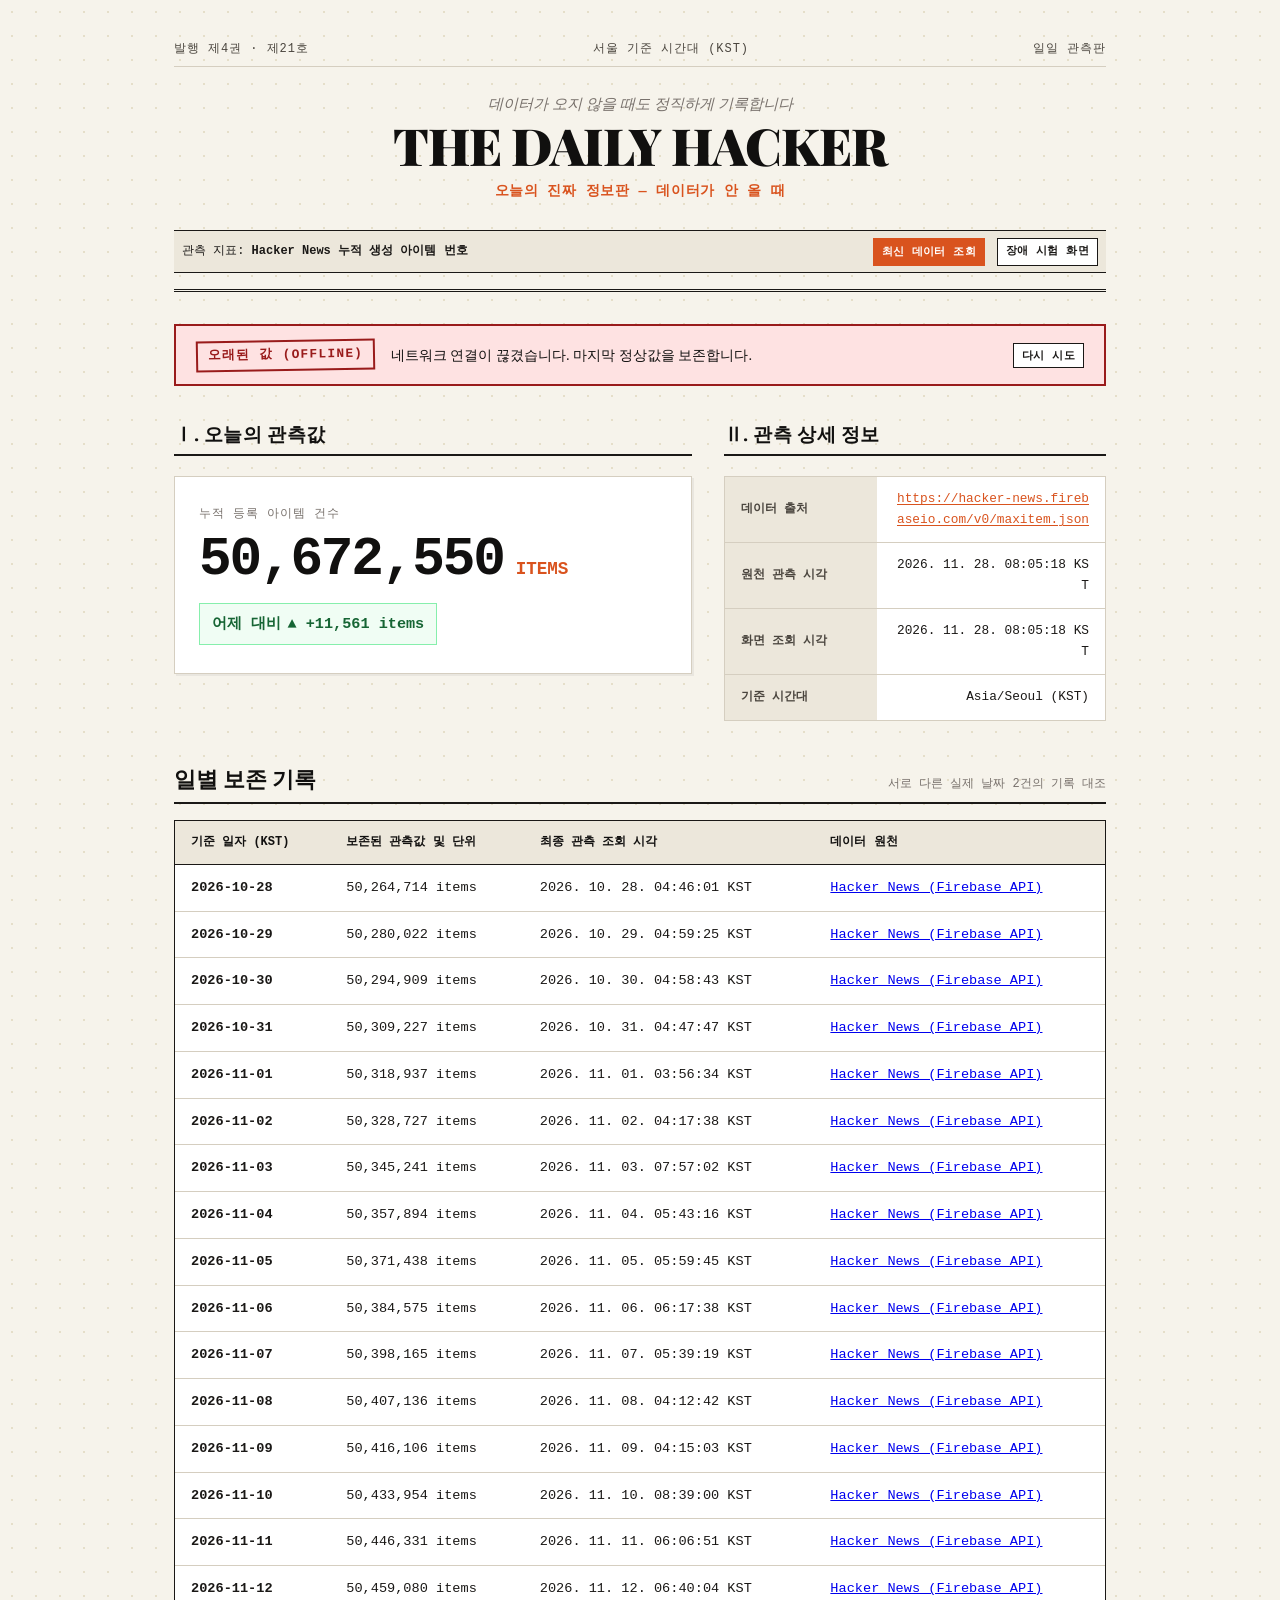
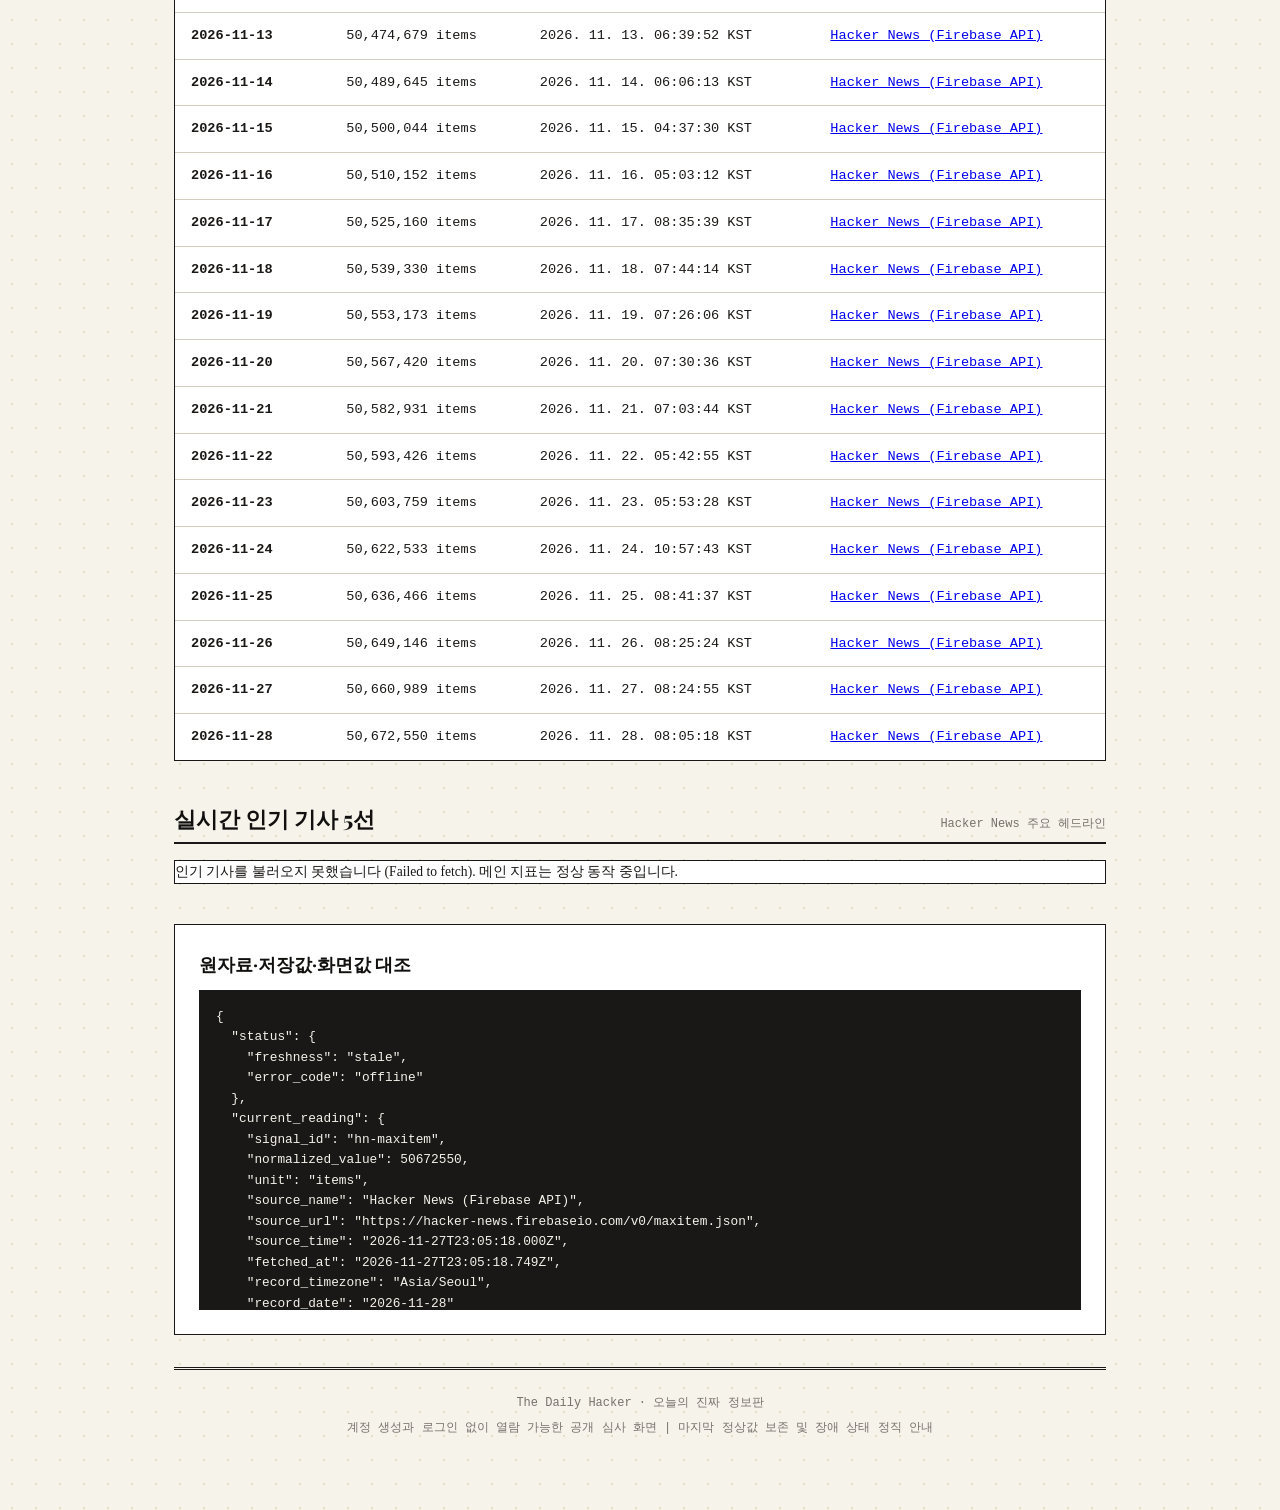
<file: index.html>
<!DOCTYPE html>
<html lang="ko">
<head>
  <meta charset="UTF-8">
  <meta name="viewport" content="width=device-width, initial-scale=1.0">
  <title>The Daily Hacker — 오늘의 진짜 정보판</title>
  <link rel="preconnect" href="https://fonts.googleapis.com">
  <link rel="preconnect" href="https://fonts.gstatic.com" crossorigin>
  <link href="https://fonts.googleapis.com/css2?family=Playfair+Display:ital,wght@0,700;0,900;1,400;1,700&display=swap" rel="stylesheet">
  <link rel="stylesheet" href="./style.css">
</head>
<body>
  <div class="container">
    <!-- 상단 마스트헤드 -->
    <header class="masthead">
      <div class="masthead-meta-top">
        <span>발행 제4권 · 제21호</span>
        <span>서울 기준 시간대 (KST)</span>
        <span>일일 관측판</span>
      </div>

      <div class="masthead-title-wrap">
        <div class="masthead-motto">데이터가 오지 않을 때도 정직하게 기록합니다</div>
        <h1 class="masthead-title">The Daily Hacker</h1>
        <div class="masthead-sub">오늘의 진짜 정보판 — 데이터가 안 올 때</div>
      </div>

      <div class="masthead-bar-bottom">
        <div>관측 지표: <strong>Hacker News 누적 생성 아이템 번호</strong></div>
        <div class="nav-links">
          <button id="btn-refresh" class="btn btn-primary btn-sm">
            최신 데이터 조회
          </button>
          <a href="./debug.html" class="btn btn-sm">
            장애 시험 화면
          </a>
        </div>
      </div>
    </header>

    <!-- 상태 스탬프 배너 (C17, C18, C19) -->
    <div id="status-banner" class="status-banner fresh">
      <div class="status-content">
        <span id="status-badge" class="stamp stamp-fresh">FRESH</span>
        <span id="status-desc" class="status-desc">외부 원천과 정상 통신 중입니다. 실시간 최신 관측값입니다.</span>
      </div>
      <button id="btn-retry" class="btn btn-sm" style="display: none;">
        다시 시도
      </button>
    </div>

    <!-- 2열 정보 그리드 (C04, C05, C06, C07, C08, C09, C24) -->
    <div class="broadsheet-grid">
      <!-- 1열: 주간 관측 수치 -->
      <div class="column">
        <div class="column-header">Ⅰ. 오늘의 관측값</div>
        <div class="metric-box">
          <div class="metric-eyebrow">누적 등록 아이템 건수</div>
          <div class="metric-value-container">
            <span id="metric-value" class="metric-number">-</span>
            <span id="metric-unit" class="metric-unit">items</span>
          </div>
          <div id="metric-delta" class="metric-delta delta-neutral">
            어제 대비 변화량을 계산하고 있습니다.
          </div>
        </div>
      </div>

      <!-- 2열: 관측 상세 메타데이터 -->
      <div class="column">
        <div class="column-header">Ⅱ. 관측 상세 정보</div>
        <table class="meta-table">
          <tbody>
            <tr>
              <th>데이터 출처</th>
              <td><a id="meta-source-url" href="https://hacker-news.firebaseio.com/v0/maxitem.json" target="_blank" rel="noopener noreferrer"><span id="meta-source-name">Hacker News (Firebase API)</span></a></td>
            </tr>
            <tr>
              <th>원천 관측 시각</th>
              <td id="meta-source-time">-</td>
            </tr>
            <tr>
              <th>화면 조회 시각</th>
              <td id="meta-fetched-at">-</td>
            </tr>
            <tr>
              <th>기준 시간대</th>
              <td id="meta-timezone">Asia/Seoul (KST)</td>
            </tr>
          </tbody>
        </table>
      </div>
    </div>

    <!-- 일별 보존 기록 (C22, C23, C24) -->
    <div class="section-head">
      <h2 class="section-title">일별 보존 기록</h2>
      <span class="section-sub">서로 다른 실제 날짜 2건의 기록 대조</span>
    </div>
    <div class="history-table-container">
      <table class="history-table">
        <thead>
          <tr>
            <th>기준 일자 (KST)</th>
            <th>보존된 관측값 및 단위</th>
            <th>최종 관측 조회 시각</th>
            <th>데이터 원천</th>
          </tr>
        </thead>
        <tbody id="history-table-body">
          <tr>
            <td colspan="4" style="text-align: center; color: var(--ink-muted);">기록을 불러오는 중입니다.</td>
          </tr>
        </tbody>
      </table>
    </div>

    <!-- 실시간 인기 기사 5선 (보조 위젯) -->
    <div class="section-head">
      <h2 class="section-title">실시간 인기 기사 5선</h2>
      <span class="section-sub">Hacker News 주요 헤드라인</span>
    </div>
    <ul id="top-stories-list" class="top-stories-list">
      <li style="padding: 1rem; color: var(--ink-muted); font-size: 0.85rem;">실시간 인기 기사를 불러오는 중입니다.</li>
    </ul>

    <!-- 원자료 대조 인스펙터 (C10) -->
    <div class="panel">
      <div class="panel-title">원자료·저장값·화면값 대조</div>
      <pre id="raw-json" class="code-box">불러오는 중입니다.</pre>
    </div>

    <footer>
      <p>The Daily Hacker · 오늘의 진짜 정보판</p>
      <p style="margin-top: 0.35rem; color: var(--ink-muted);">계정 생성과 로그인 없이 열람 가능한 공개 심사 화면 | 마지막 정상값 보존 및 장애 상태 정직 안내</p>
    </footer>
  </div>

  <script type="module" src="./src/app.js"></script>
</body>
</html>
</file>
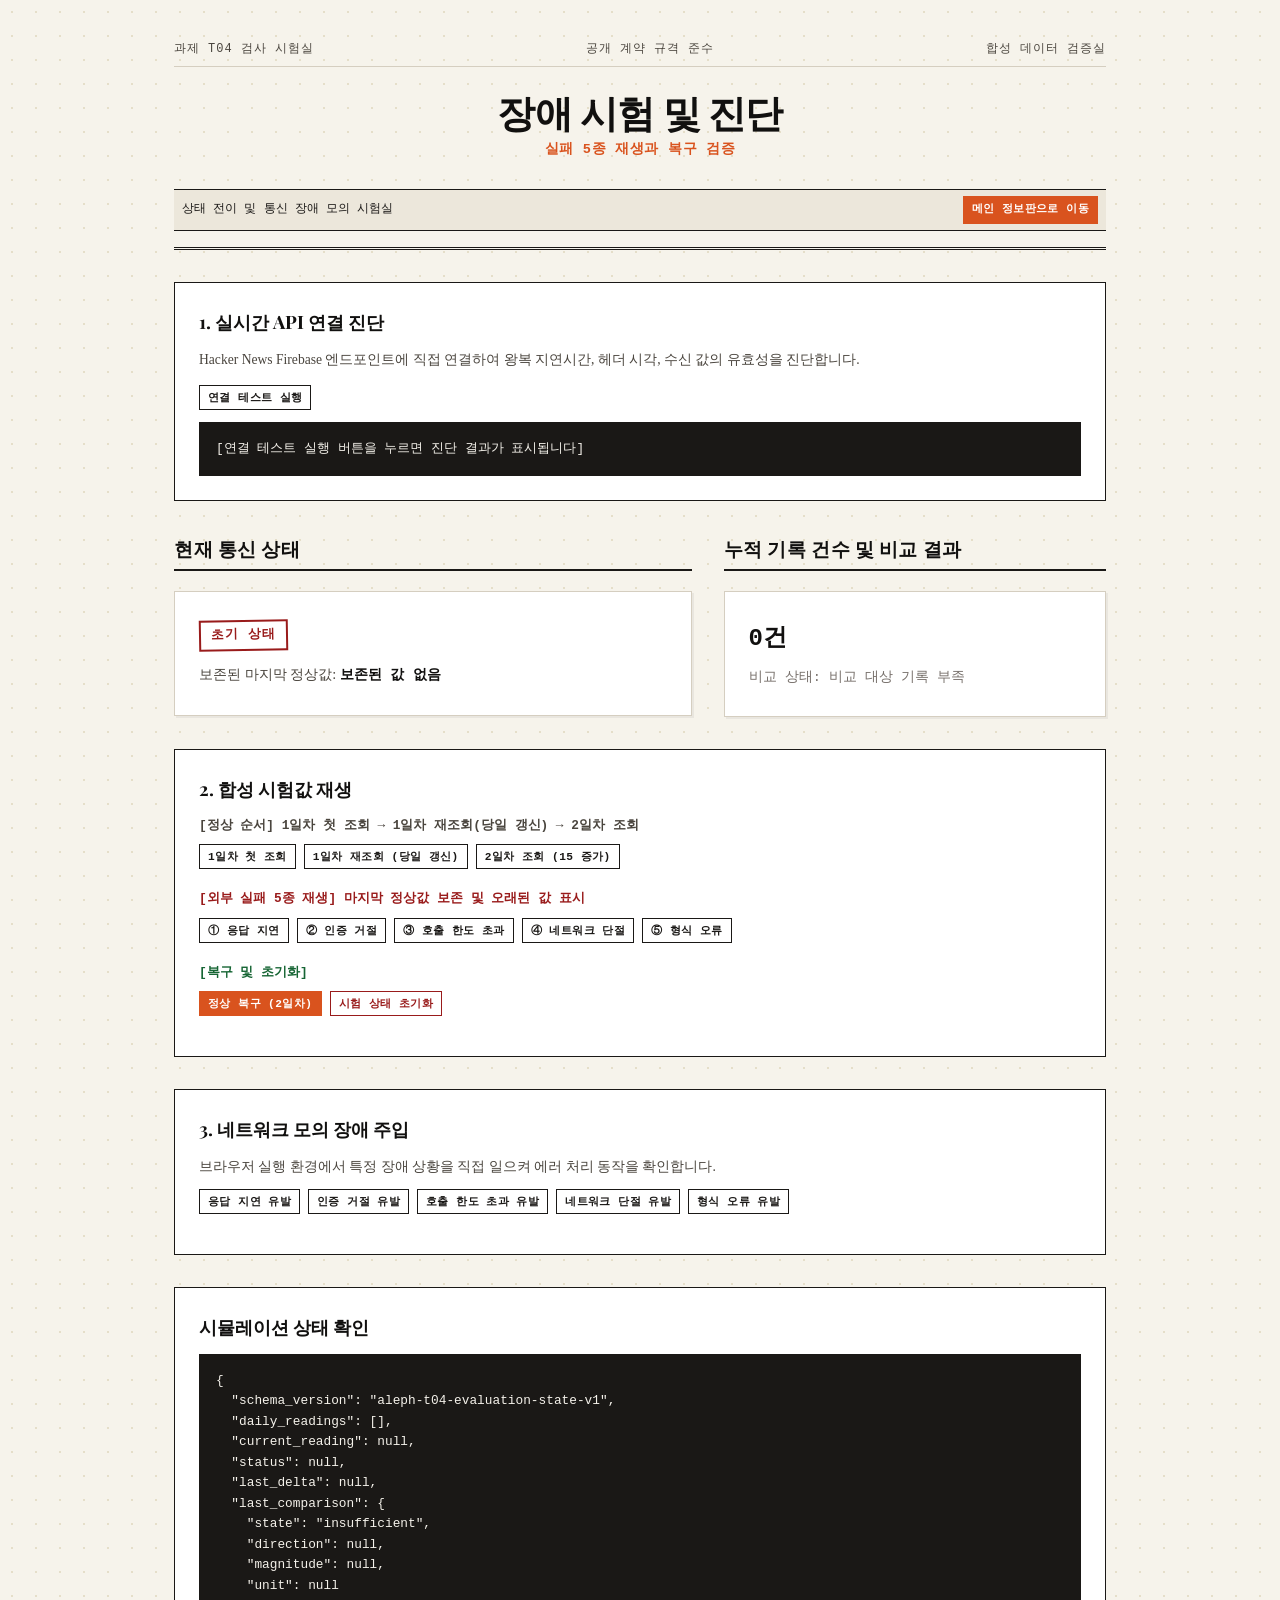
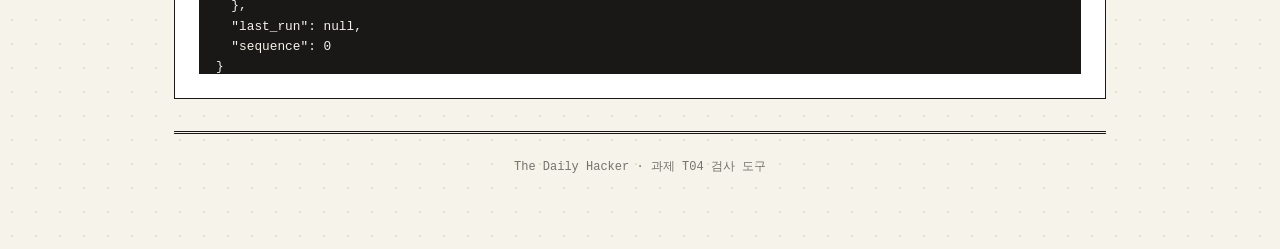
<file: debug.html>
<!DOCTYPE html>
<html lang="ko">
<head>
  <meta charset="UTF-8">
  <meta name="viewport" content="width=device-width, initial-scale=1.0">
  <title>장애 시험 및 진단 — The Daily Hacker</title>
  <link rel="preconnect" href="https://fonts.googleapis.com">
  <link rel="preconnect" href="https://fonts.gstatic.com" crossorigin>
  <link href="https://fonts.googleapis.com/css2?family=Playfair+Display:ital,wght@0,700;0,900;1,400;1,700&display=swap" rel="stylesheet">
  <link rel="stylesheet" href="./style.css">
</head>
<body>
  <div class="container">
    <!-- 상단 안내 -->
    <header class="masthead">
      <div class="masthead-meta-top">
        <span>과제 T04 검사 시험실</span>
        <span>공개 계약 규격 준수</span>
        <span>합성 데이터 검증실</span>
      </div>

      <div class="masthead-title-wrap">
        <h1 class="masthead-title" style="font-size: 2.4rem;">장애 시험 및 진단</h1>
        <div class="masthead-sub">실패 5종 재생과 복구 검증</div>
      </div>

      <div class="masthead-bar-bottom">
        <div>상태 전이 및 통신 장애 모의 시험실</div>
        <div class="nav-links">
          <a href="./index.html" class="btn btn-primary btn-sm">
            메인 정보판으로 이동
          </a>
        </div>
      </div>
    </header>

    <!-- 실시간 API 진단 패널 -->
    <div class="panel">
      <div class="panel-title">1. 실시간 API 연결 진단</div>
      <p style="color: var(--ink-secondary); font-size: 0.85rem; margin-bottom: 0.75rem;">
        Hacker News Firebase 엔드포인트에 직접 연결하여 왕복 지연시간, 헤더 시각, 수신 값의 유효성을 진단합니다.
      </p>
      <button id="btn-ping" class="btn btn-sm" style="margin-bottom: 0.75rem;">
        연결 테스트 실행
      </button>
      <pre id="ping-result" class="code-box">[연결 테스트 실행 버튼을 누르면 진단 결과가 표시됩니다]</pre>
    </div>

    <!-- 현재 시뮬레이션 상태 요약 -->
    <div class="broadsheet-grid" style="margin-bottom: 2rem;">
      <div class="column">
        <div class="column-header">현재 통신 상태</div>
        <div class="metric-box">
          <div style="margin-bottom: 0.75rem;">
            <span id="debug-status-badge" class="stamp stamp-stale">INIT</span>
          </div>
          <div style="font-size: 0.9rem; color: var(--ink-secondary);">
            보존된 마지막 정상값: <strong id="debug-current-value" style="color: var(--ink-headline); font-family: var(--font-mono);">-</strong>
          </div>
        </div>
      </div>

      <div class="column">
        <div class="column-header">누적 기록 건수 및 비교 결과</div>
        <div class="metric-box">
          <div style="font-size: 1.5rem; font-weight: 800; font-family: var(--font-mono); color: var(--ink-headline); margin-bottom: 0.5rem;" id="debug-row-count">0건</div>
          <div style="font-size: 0.85rem; color: var(--ink-muted); font-family: var(--font-mono);" id="debug-comparison-text">-</div>
        </div>
      </div>
    </div>

    <!-- 합성 시험값 9종 실행 패널 -->
    <div class="panel">
      <div class="panel-title">2. 합성 시험값 재생</div>
      
      <div style="margin-bottom: 0.5rem; font-size: 0.8rem; font-family: var(--font-mono); font-weight: 700; color: var(--ink-secondary);">
        [정상 순서] 1일차 첫 조회 → 1일차 재조회(당일 갱신) → 2일차 조회
      </div>
      <div class="button-group">
        <button id="fx-d1-a" class="btn btn-sm">1일차 첫 조회</button>
        <button id="fx-d1-b" class="btn btn-sm">1일차 재조회 (당일 갱신)</button>
        <button id="fx-d2" class="btn btn-sm">2일차 조회 (15 증가)</button>
      </div>

      <div style="margin: 1.25rem 0 0.5rem; font-size: 0.8rem; font-family: var(--font-mono); font-weight: 700; color: var(--stamp-red);">
        [외부 실패 5종 재생] 마지막 정상값 보존 및 오래된 값 표시
      </div>
      <div class="button-group">
        <button id="fx-fail-timeout" class="btn btn-sm">① 응답 지연</button>
        <button id="fx-fail-auth" class="btn btn-sm">② 인증 거절</button>
        <button id="fx-fail-rate" class="btn btn-sm">③ 호출 한도 초과</button>
        <button id="fx-fail-offline" class="btn btn-sm">④ 네트워크 단절</button>
        <button id="fx-fail-schema" class="btn btn-sm">⑤ 형식 오류</button>
      </div>

      <div style="margin: 1.25rem 0 0.5rem; font-size: 0.8rem; font-family: var(--font-mono); font-weight: 700; color: var(--stamp-green);">
        [복구 및 초기화]
      </div>
      <div class="button-group">
        <button id="fx-recover" class="btn btn-primary btn-sm">정상 복구 (2일차)</button>
        <button id="btn-reset" class="btn btn-sm" style="border-color: var(--stamp-red); color: var(--stamp-red);">시험 상태 초기화</button>
      </div>
    </div>

    <!-- 모의 장애 주입 패널 -->
    <div class="panel">
      <div class="panel-title">3. 네트워크 모의 장애 주입</div>
      <p style="color: var(--ink-secondary); font-size: 0.85rem; margin-bottom: 0.75rem;">
        브라우저 실행 환경에서 특정 장애 상황을 직접 일으켜 에러 처리 동작을 확인합니다.
      </p>
      <div class="button-group">
        <button id="fault-timeout" class="btn btn-sm">응답 지연 유발</button>
        <button id="fault-auth" class="btn btn-sm">인증 거절 유발</button>
        <button id="fault-rate" class="btn btn-sm">호출 한도 초과 유발</button>
        <button id="fault-offline" class="btn btn-sm">네트워크 단절 유발</button>
        <button id="fault-schema" class="btn btn-sm">형식 오류 유발</button>
      </div>
    </div>

    <!-- 상태 JSON 인스펙터 -->
    <div class="panel">
      <div class="panel-title">시뮬레이션 상태 확인</div>
      <pre id="debug-state-dump" class="code-box">불러오는 중입니다.</pre>
    </div>

    <footer>
      <p>The Daily Hacker · 과제 T04 검사 도구</p>
    </footer>
  </div>

  <script type="module" src="./src/debug.js"></script>
</body>
</html>
</file>
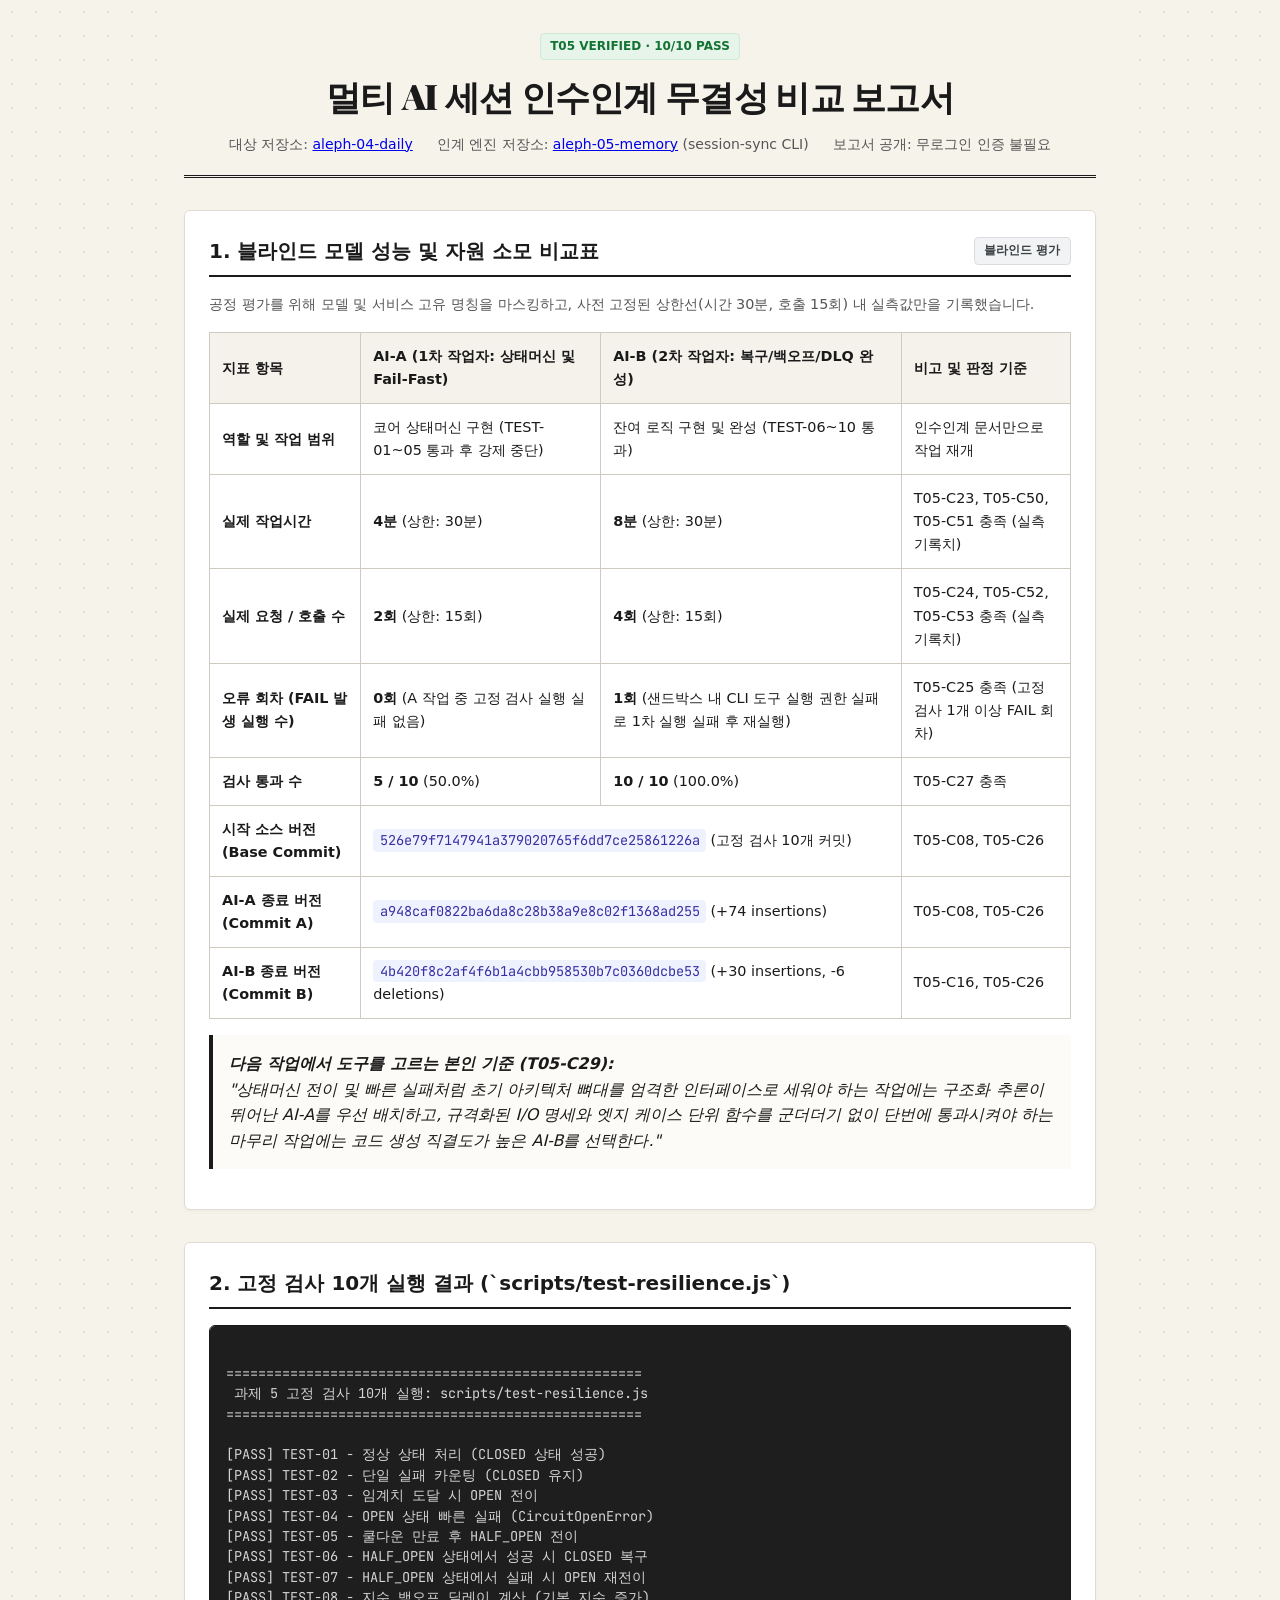
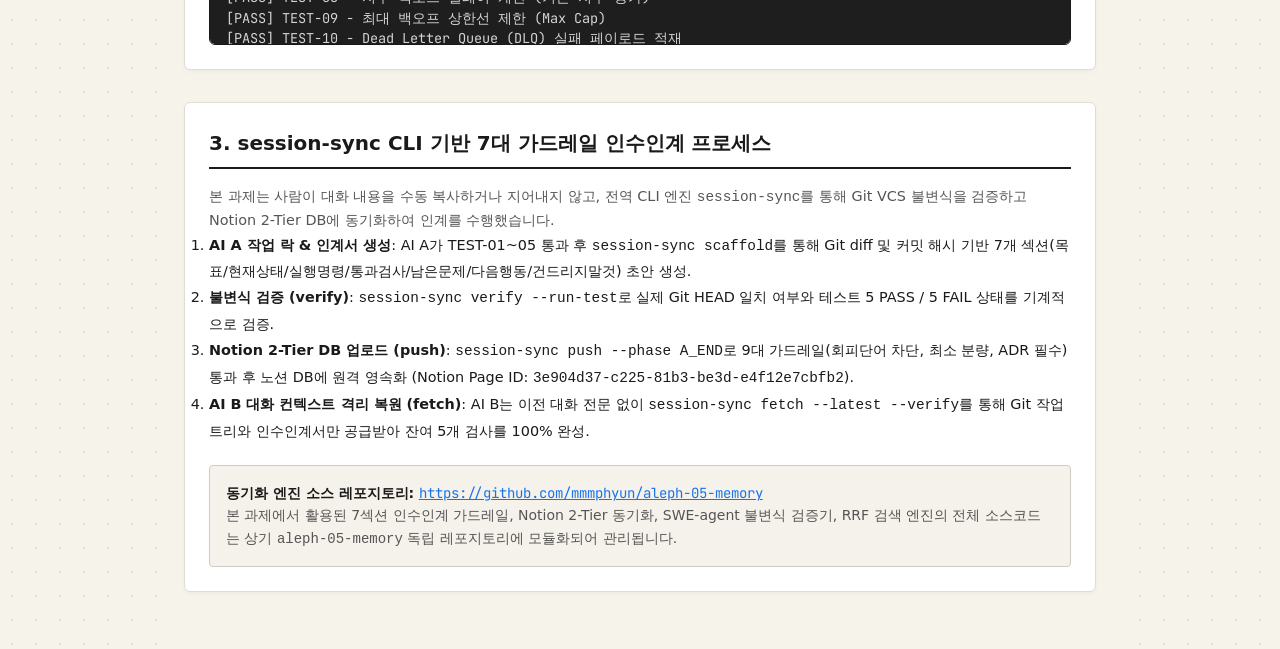
<file: report.html>
<!DOCTYPE html>
<html lang="ko">
<head>
  <meta charset="UTF-8">
  <meta name="viewport" content="width=device-width, initial-scale=1.0">
  <title>과제 5: 대화가 끊겨도 이어지는 프로젝트 - 멀티 AI 세션 인수인계 비교 보고서</title>
  <link rel="preconnect" href="https://fonts.googleapis.com">
  <link rel="preconnect" href="https://fonts.gstatic.com" crossorigin>
  <link href="https://fonts.googleapis.com/css2?family=Playfair+Display:ital,wght@0,700;0,900;1,400&family=JetBrains+Mono:wght@400;600;700&family=Pretendard:wght@400;600;700&display=swap" rel="stylesheet">
  <link rel="stylesheet" href="./style.css">
  <style>
    .report-wrap {
      max-width: 960px;
      margin: 0 auto;
      padding: 2rem 1.5rem;
      background: var(--bg-paper, #fdfbf7);
      color: #1a1a1a;
      font-family: 'Pretendard', -apple-system, BlinkMacSystemFont, system-ui, Roboto, sans-serif;
    }
    .report-header {
      border-bottom: 3px double #1a1a1a;
      padding-bottom: 1.25rem;
      margin-bottom: 2rem;
      text-align: center;
    }
    .report-title {
      font-family: 'Playfair Display', serif;
      font-size: 2.2rem;
      font-weight: 900;
      margin: 0.5rem 0;
      letter-spacing: -0.02em;
    }
    .report-meta {
      font-size: 0.875rem;
      color: #555;
      display: flex;
      justify-content: center;
      gap: 1.5rem;
      margin-top: 0.5rem;
    }
    .badge {
      display: inline-block;
      padding: 0.2rem 0.6rem;
      border-radius: 4px;
      font-size: 0.75rem;
      font-weight: 700;
      text-transform: uppercase;
    }
    .badge-pass { background: #e6f4ea; color: #137333; border: 1px solid #ceead6; }
    .badge-blind { background: #f1f3f4; color: #3c4043; border: 1px solid #dadce0; }
    
    .section-card {
      background: #fff;
      border: 1px solid #e0dcd3;
      border-radius: 6px;
      padding: 1.5rem;
      margin-bottom: 2rem;
      box-shadow: 0 2px 4px rgba(0,0,0,0.03);
    }
    .section-card h2 {
      font-size: 1.25rem;
      font-weight: 700;
      border-bottom: 2px solid #1a1a1a;
      padding-bottom: 0.5rem;
      margin-top: 0;
      margin-bottom: 1rem;
      display: flex;
      justify-content: space-between;
      align-items: center;
    }
    
    table.metric-table {
      width: 100%;
      border-collapse: collapse;
      margin: 1rem 0;
      font-size: 0.9rem;
    }
    table.metric-table th, table.metric-table td {
      border: 1px solid #d0cbc0;
      padding: 0.75rem;
      text-align: left;
    }
    table.metric-table th {
      background: #f5f2eb;
      font-weight: 700;
    }
    table.metric-table tr:hover {
      background: #faf8f5;
    }
    
    .code-box {
      background: #1e1e1e;
      color: #d4d4d4;
      padding: 1rem;
      border-radius: 6px;
      font-family: 'JetBrains Mono', monospace;
      font-size: 0.85rem;
      overflow-x: auto;
      line-height: 1.5;
    }
    .criterion-box {
      background: #fdfbf7;
      border-left: 4px solid #1a1a1a;
      padding: 1rem;
      margin: 1rem 0;
      font-style: italic;
    }
    .sha-tag {
      font-family: 'JetBrains Mono', monospace;
      background: #eef2ff;
      color: #3730a3;
      padding: 0.15rem 0.4rem;
      border-radius: 4px;
      font-size: 0.85rem;
    }
  </style>
</head>
<body>
  <div class="report-wrap">
    <header class="report-header">
      <div class="badge badge-pass">T05 Verified · 10/10 PASS</div>
      <h1 class="report-title">멀티 AI 세션 인수인계 무결성 비교 보고서</h1>
      <div class="report-meta">
        <span>대상 저장소: <a href="https://github.com/mmmphyun/aleph-04-daily" target="_blank">aleph-04-daily</a></span>
        <span>인계 엔진 저장소: <a href="https://github.com/mmmphyun/aleph-05-memory" target="_blank">aleph-05-memory</a> (session-sync CLI)</span>
        <span>보고서 공개: 무로그인 인증 불필요</span>
      </div>
    </header>

    <!-- 1. 블라인드 측정 비교표 (T05-C23 ~ T05-C28) -->
    <section class="section-card">
      <h2>1. 블라인드 모델 성능 및 자원 소모 비교표 <span class="badge badge-blind">블라인드 평가</span></h2>
      <p style="font-size:0.9rem; color:#555;">공정 평가를 위해 모델 및 서비스 고유 명칭을 마스킹하고, 사전 고정된 상한선(시간 30분, 호출 15회) 내 실측값만을 기록했습니다.</p>
      
      <table class="metric-table">
        <thead>
          <tr>
            <th>지표 항목</th>
            <th>AI-A (1차 작업자: 상태머신 및 Fail-Fast)</th>
            <th>AI-B (2차 작업자: 복구/백오프/DLQ 완성)</th>
            <th>비고 및 판정 기준</th>
          </tr>
        </thead>
        <tbody>
          <tr>
            <td><strong>역할 및 작업 범위</strong></td>
            <td>코어 상태머신 구현 (TEST-01~05 통과 후 강제 중단)</td>
            <td>잔여 로직 구현 및 완성 (TEST-06~10 통과)</td>
            <td>인수인계 문서만으로 작업 재개</td>
          </tr>
          <tr>
            <td><strong>실제 작업시간</strong></td>
            <td><strong>4분</strong> (상한: 30분)</td>
            <td><strong>8분</strong> (상한: 30분)</td>
            <td>T05-C23, T05-C50, T05-C51 충족 (실측 기록치)</td>
          </tr>
          <tr>
            <td><strong>실제 요청 / 호출 수</strong></td>
            <td><strong>2회</strong> (상한: 15회)</td>
            <td><strong>4회</strong> (상한: 15회)</td>
            <td>T05-C24, T05-C52, T05-C53 충족 (실측 기록치)</td>
          </tr>
          <tr>
            <td><strong>오류 회차 (FAIL 발생 실행 수)</strong></td>
            <td><strong>0회</strong> (A 작업 중 고정 검사 실행 실패 없음)</td>
            <td><strong>1회</strong> (샌드박스 내 CLI 도구 실행 권한 실패로 1차 실행 실패 후 재실행)</td>
            <td>T05-C25 충족 (고정 검사 1개 이상 FAIL 회차)</td>
          </tr>
          <tr>
            <td><strong>검사 통과 수</strong></td>
            <td><strong>5 / 10</strong> (50.0%)</td>
            <td><strong>10 / 10</strong> (100.0%)</td>
            <td>T05-C27 충족</td>
          </tr>
          <tr>
            <td><strong>시작 소스 버전 (Base Commit)</strong></td>
            <td colspan="2"><span class="sha-tag">526e79f7147941a379020765f6dd7ce25861226a</span> (고정 검사 10개 커밋)</td>
            <td>T05-C08, T05-C26</td>
          </tr>
          <tr>
            <td><strong>AI-A 종료 버전 (Commit A)</strong></td>
            <td colspan="2"><span class="sha-tag">a948caf0822ba6da8c28b38a9e8c02f1368ad255</span> (+74 insertions)</td>
            <td>T05-C08, T05-C26</td>
          </tr>
          <tr>
            <td><strong>AI-B 종료 버전 (Commit B)</strong></td>
            <td colspan="2"><span class="sha-tag">4b420f8c2af4f6b1a4cbb958530b7c0360dcbe53</span> (+30 insertions, -6 deletions)</td>
            <td>T05-C16, T05-C26</td>
          </tr>
        </tbody>
      </table>

      <!-- 도구 선택 기준 한 문장 (T05-C29) -->
      <div class="criterion-box">
        <strong>다음 작업에서 도구를 고르는 본인 기준 (T05-C29):</strong><br>
        "상태머신 전이 및 빠른 실패처럼 초기 아키텍처 뼈대를 엄격한 인터페이스로 세워야 하는 작업에는 구조화 추론이 뛰어난 AI-A를 우선 배치하고, 규격화된 I/O 명세와 엣지 케이스 단위 함수를 군더더기 없이 단번에 통과시켜야 하는 마무리 작업에는 코드 생성 직결도가 높은 AI-B를 선택한다."
      </div>
    </section>

    <!-- 2. 고정 검사 10개 실행 결과 로그 -->
    <section class="section-card">
      <h2>2. 고정 검사 10개 실행 결과 (`scripts/test-resilience.js`)</h2>
      <div class="code-box">
====================================================
 과제 5 고정 검사 10개 실행: scripts/test-resilience.js
====================================================

[PASS] TEST-01 - 정상 상태 처리 (CLOSED 상태 성공)
[PASS] TEST-02 - 단일 실패 카운팅 (CLOSED 유지)
[PASS] TEST-03 - 임계치 도달 시 OPEN 전이
[PASS] TEST-04 - OPEN 상태 빠른 실패 (CircuitOpenError)
[PASS] TEST-05 - 쿨다운 만료 후 HALF_OPEN 전이
[PASS] TEST-06 - HALF_OPEN 상태에서 성공 시 CLOSED 복구
[PASS] TEST-07 - HALF_OPEN 상태에서 실패 시 OPEN 재전이
[PASS] TEST-08 - 지수 백오프 딜레이 계산 (기본 지수 증가)
[PASS] TEST-09 - 최대 백오프 상한선 제한 (Max Cap)
[PASS] TEST-10 - Dead Letter Queue (DLQ) 실패 페이로드 적재

====================================================
 검사 완료: 10 PASS / 0 FAIL (총 10개 전수 통과)
====================================================
      </div>
    </section>

    <!-- 3. session-sync CLI 기반 7항목 인수인계 및 무결성 검증 (T05-C10 ~ T05-C15) -->
    <section class="section-card">
      <h2>3. session-sync CLI 기반 7대 가드레일 인수인계 프로세스</h2>
      <p style="font-size:0.9rem; color:#555;">본 과제는 사람이 대화 내용을 수동 복사하거나 지어내지 않고, 전역 CLI 엔진 <code>session-sync</code>를 통해 Git VCS 불변식을 검증하고 Notion 2-Tier DB에 동기화하여 인계를 수행했습니다.</p>
      
      <ol style="font-size:0.9rem; line-height: 1.8;">
        <li><strong>AI A 작업 락 & 인계서 생성</strong>: AI A가 TEST-01~05 통과 후 <code>session-sync scaffold</code>를 통해 Git diff 및 커밋 해시 기반 7개 섹션(목표/현재상태/실행명령/통과검사/남은문제/다음행동/건드리지말것) 초안 생성.</li>
        <li><strong>불변식 검증 (verify)</strong>: <code>session-sync verify --run-test</code>로 실제 Git HEAD 일치 여부와 테스트 5 PASS / 5 FAIL 상태를 기계적으로 검증.</li>
        <li><strong>Notion 2-Tier DB 업로드 (push)</strong>: <code>session-sync push --phase A_END</code>로 9대 가드레일(회피단어 차단, 최소 분량, ADR 필수) 통과 후 노션 DB에 원격 영속화 (Notion Page ID: <code>3e904d37-c225-81b3-be3d-e4f12e7cbfb2</code>).</li>
        <li><strong>AI B 대화 컨텍스트 격리 복원 (fetch)</strong>: AI B는 이전 대화 전문 없이 <code>session-sync fetch --latest --verify</code>를 통해 Git 작업 트리와 인수인계서만 공급받아 잔여 5개 검사를 100% 완성.</li>
      </ol>

      <div style="background:#f5f2eb; border:1px solid #d0cbc0; border-radius:4px; padding:1rem; margin-top:1.25rem; font-size:0.875rem;">
        <strong>동기화 엔진 소스 레포지토리:</strong> <a href="https://github.com/mmmphyun/aleph-05-memory" target="_blank" style="color:#1a73e8; font-family:'JetBrains Mono',monospace;">https://github.com/mmmphyun/aleph-05-memory</a><br>
        <span style="color:#555;">본 과제에서 활용된 7섹션 인수인계 가드레일, Notion 2-Tier 동기화, SWE-agent 불변식 검증기, RRF 검색 엔진의 전체 소스코드는 상기 <code>aleph-05-memory</code> 독립 레포지토리에 모듈화되어 관리됩니다.</span>
      </div>
    </section>
  </div>
</body>
</html>
</file>
<file: style.css>
/* ==========================================================================
   THE DAILY HACKER GAZETTE — BROADSHEET DESIGN SYSTEM
   ========================================================================== */

:root {
  --bg-paper: #f6f3eb;
  --bg-paper-tint: #ece7db;
  --bg-paper-card: #ffffff;
  --ink-black: #1a1816;
  --ink-headline: #11100f;
  --ink-secondary: #4a453e;
  --ink-muted: #78716c;
  --border-rule: #d5cec0;
  --border-dark: #1a1816;
  --accent-orange: #d9531e;
  --accent-orange-subtle: #fbeee8;
  --stamp-red: #991b1b;
  --stamp-red-bg: #fee2e2;
  --stamp-green: #166534;
  --stamp-green-bg: #dcfce7;

  --font-serif: "Playfair Display", Georgia, "Times New Roman", Times, serif;
  --font-body: "Charter", "Georgia", "Iowan Old Style", serif;
  --font-mono: "SF Mono", "Courier Prime", "Courier New", monospace;
  --font-sans: -apple-system, BlinkMacSystemFont, "Segoe UI", Roboto, sans-serif;
}

* {
  box-sizing: border-box;
  margin: 0;
  padding: 0;
}

body {
  background-color: var(--bg-paper);
  color: var(--ink-black);
  font-family: var(--font-body);
  line-height: 1.6;
  min-height: 100vh;
  display: flex;
  flex-direction: column;
  background-image: radial-gradient(#e5dec9 0.75px, transparent 0.75px);
  background-size: 24px 24px;
}

.container {
  max-width: 980px;
  margin: 0 auto;
  padding: 2.5rem 1.5rem;
  width: 100%;
}

/* ==========================================================================
   MASTHEAD (신문 제호 및 상단 정보)
   ========================================================================== */

.masthead {
  margin-bottom: 2rem;
  border-bottom: 3px double var(--border-dark);
  padding-bottom: 1rem;
}

.masthead-meta-top {
  display: flex;
  justify-content: space-between;
  align-items: center;
  font-family: var(--font-mono);
  font-size: 0.75rem;
  text-transform: uppercase;
  letter-spacing: 0.08em;
  color: var(--ink-secondary);
  border-bottom: 1px solid var(--border-rule);
  padding-bottom: 0.4rem;
  margin-bottom: 1rem;
}

.masthead-title-wrap {
  text-align: center;
  padding: 0.5rem 0 1rem;
}

.masthead-motto {
  font-family: var(--font-serif);
  font-style: italic;
  font-size: 0.95rem;
  color: var(--ink-muted);
  margin-bottom: 0.25rem;
}

.masthead-title {
  font-family: var(--font-serif);
  font-size: 3.2rem;
  font-weight: 900;
  letter-spacing: -0.02em;
  line-height: 1.05;
  color: var(--ink-headline);
  text-transform: uppercase;
}

.masthead-sub {
  font-family: var(--font-mono);
  font-size: 0.85rem;
  color: var(--accent-orange);
  letter-spacing: 0.05em;
  margin-top: 0.5rem;
  font-weight: 600;
}

.masthead-bar-bottom {
  display: flex;
  justify-content: space-between;
  align-items: center;
  font-family: var(--font-mono);
  font-size: 0.75rem;
  border-top: 1px solid var(--border-dark);
  border-bottom: 1px solid var(--border-dark);
  padding: 0.4rem 0.5rem;
  margin-top: 0.75rem;
  background-color: var(--bg-paper-tint);
}

.nav-links {
  display: flex;
  gap: 0.75rem;
}

/* ==========================================================================
   BUTTONS
   ========================================================================== */

.btn {
  display: inline-flex;
  align-items: center;
  gap: 0.4rem;
  padding: 0.4rem 0.85rem;
  font-family: var(--font-mono);
  font-size: 0.75rem;
  font-weight: 700;
  text-decoration: none;
  cursor: pointer;
  border: 1px solid var(--border-dark);
  background-color: var(--bg-paper-card);
  color: var(--ink-black);
  text-transform: uppercase;
  letter-spacing: 0.04em;
  transition: background-color 0.1s, color 0.1s;
}

.btn:hover {
  background-color: var(--ink-black);
  color: var(--bg-paper);
}

.btn-primary {
  background-color: var(--accent-orange);
  color: #ffffff;
  border-color: var(--accent-orange);
}

.btn-primary:hover {
  background-color: #b83d0f;
  color: #ffffff;
}

.btn-sm {
  padding: 0.25rem 0.5rem;
  font-size: 0.7rem;
}

/* ==========================================================================
   STATUS STAMP BANNER (도장 찍힌 듯한 장애/정상 상태 배너)
   ========================================================================== */

.status-banner {
  display: flex;
  align-items: center;
  justify-content: space-between;
  padding: 0.85rem 1.25rem;
  margin-bottom: 2rem;
  border: 2px solid;
  position: relative;
  background-color: var(--bg-paper-card);
}

.status-banner.fresh {
  border-color: var(--stamp-green);
  background-color: var(--stamp-green-bg);
}

.status-banner.stale {
  border-color: var(--stamp-red);
  background-color: var(--stamp-red-bg);
}

.status-content {
  display: flex;
  align-items: center;
  gap: 1rem;
}

.stamp {
  font-family: var(--font-mono);
  font-size: 0.8rem;
  font-weight: 900;
  letter-spacing: 0.1em;
  padding: 0.2rem 0.6rem;
  border: 2px solid;
  text-transform: uppercase;
  transform: rotate(-1deg);
  display: inline-block;
}

.stamp-fresh {
  color: var(--stamp-green);
  border-color: var(--stamp-green);
}

.stamp-stale {
  color: var(--stamp-red);
  border-color: var(--stamp-red);
}

.status-desc {
  font-size: 0.9rem;
  color: var(--ink-headline);
  font-weight: 500;
}

/* ==========================================================================
   BROADSHEET COLUMNS (2-COLUMN EDITORIAL GRID)
   ========================================================================== */

.broadsheet-grid {
  display: grid;
  grid-template-columns: 1.15fr 0.85fr;
  gap: 2rem;
  margin-bottom: 2.5rem;
  position: relative;
}

@media (max-width: 768px) {
  .broadsheet-grid {
    grid-template-columns: 1fr;
    gap: 1.5rem;
  }
}

.column {
  display: flex;
  flex-direction: column;
}

.column-header {
  font-family: var(--font-serif);
  font-size: 1.2rem;
  font-weight: 700;
  border-bottom: 2px solid var(--border-dark);
  padding-bottom: 0.35rem;
  margin-bottom: 1.25rem;
  text-transform: uppercase;
  letter-spacing: 0.03em;
  color: var(--ink-headline);
}

/* Primary Metric Block */
.metric-box {
  background-color: var(--bg-paper-card);
  border: 1px solid var(--border-rule);
  padding: 1.75rem 1.5rem;
  box-shadow: 2px 2px 0px rgba(0, 0, 0, 0.05);
}

.metric-eyebrow {
  font-family: var(--font-mono);
  font-size: 0.75rem;
  text-transform: uppercase;
  letter-spacing: 0.08em;
  color: var(--ink-muted);
  margin-bottom: 0.5rem;
}

.metric-value-container {
  display: flex;
  align-items: baseline;
  gap: 0.75rem;
  margin-bottom: 1rem;
}

.metric-number {
  font-family: var(--font-mono);
  font-size: 3.4rem;
  font-weight: 900;
  letter-spacing: -0.04em;
  line-height: 1;
  color: var(--ink-headline);
}

.metric-unit {
  font-family: var(--font-mono);
  font-size: 1.1rem;
  color: var(--accent-orange);
  font-weight: 700;
  text-transform: uppercase;
}

.metric-delta {
  font-family: var(--font-mono);
  font-size: 0.95rem;
  font-weight: 700;
  padding: 0.5rem 0.75rem;
  border: 1px solid var(--border-rule);
  background-color: var(--bg-paper);
  display: inline-flex;
  align-items: center;
  gap: 0.4rem;
}

.delta-increase {
  color: var(--stamp-green);
  border-color: #86efac;
  background-color: #f0fdf4;
}

.delta-decrease {
  color: var(--stamp-red);
  border-color: #fca5a5;
  background-color: #fef2f2;
}

.delta-neutral {
  color: var(--ink-muted);
}

/* Meta Data Table (Broadsheet Style) */
.meta-table {
  width: 100%;
  border-collapse: collapse;
  font-size: 0.85rem;
  background-color: var(--bg-paper-card);
  border: 1px solid var(--border-rule);
}

.meta-table tr {
  border-bottom: 1px solid var(--border-rule);
}

.meta-table tr:last-child {
  border-bottom: none;
}

.meta-table th {
  text-align: left;
  padding: 0.75rem 1rem;
  font-family: var(--font-mono);
  font-size: 0.75rem;
  font-weight: 600;
  text-transform: uppercase;
  color: var(--ink-secondary);
  background-color: var(--bg-paper-tint);
  width: 40%;
}

.meta-table td {
  padding: 0.75rem 1rem;
  font-family: var(--font-mono);
  font-size: 0.8rem;
  color: var(--ink-black);
  text-align: right;
  word-break: break-all;
}

.meta-table td a {
  color: var(--accent-orange);
  text-decoration: underline;
  text-underline-offset: 2px;
}

/* ==========================================================================
   LEDGER SECTION (일별 보존 기록 장부)
   ========================================================================== */

.section-head {
  border-bottom: 2px solid var(--border-dark);
  padding-bottom: 0.4rem;
  margin-bottom: 1rem;
  display: flex;
  justify-content: space-between;
  align-items: baseline;
}

.section-title {
  font-family: var(--font-serif);
  font-size: 1.35rem;
  font-weight: 800;
  text-transform: uppercase;
  color: var(--ink-headline);
}

.section-sub {
  font-family: var(--font-mono);
  font-size: 0.75rem;
  color: var(--ink-muted);
}

.history-table-container {
  overflow-x: auto;
  border: 1px solid var(--border-dark);
  background-color: var(--bg-paper-card);
  margin-bottom: 2.5rem;
}

.history-table {
  width: 100%;
  border-collapse: collapse;
  font-size: 0.85rem;
  text-align: left;
}

.history-table th {
  background-color: var(--bg-paper-tint);
  color: var(--ink-headline);
  font-family: var(--font-mono);
  font-size: 0.75rem;
  font-weight: 700;
  text-transform: uppercase;
  padding: 0.75rem 1rem;
  border-bottom: 1px solid var(--border-dark);
}

.history-table td {
  padding: 0.75rem 1rem;
  border-bottom: 1px solid var(--border-rule);
  font-family: var(--font-mono);
  color: var(--ink-black);
}

.history-table tr:last-child td {
  border-bottom: none;
}

/* ==========================================================================
   FRONT-PAGE STORIES (실시간 TOP 5 기사 목록)
   ========================================================================== */

.top-stories-list {
  list-style: none;
  display: flex;
  flex-direction: column;
  border: 1px solid var(--border-dark);
  background-color: var(--bg-paper-card);
  margin-bottom: 2.5rem;
}

.top-story-item {
  display: flex;
  align-items: baseline;
  gap: 1.25rem;
  padding: 0.85rem 1.25rem;
  border-bottom: 1px solid var(--border-rule);
}

.top-story-item:last-child {
  border-bottom: none;
}

.story-rank {
  font-family: var(--font-serif);
  font-size: 1.25rem;
  font-weight: 900;
  color: var(--accent-orange);
  min-width: 1.5rem;
  text-align: right;
}

.story-content {
  flex: 1;
}

.story-title {
  font-family: var(--font-serif);
  font-size: 1.05rem;
  font-weight: 700;
  color: var(--ink-headline);
  text-decoration: none;
  line-height: 1.35;
  margin-bottom: 0.25rem;
  display: block;
}

.story-title:hover {
  color: var(--accent-orange);
  text-decoration: underline;
}

.story-meta {
  font-family: var(--font-mono);
  font-size: 0.75rem;
  color: var(--ink-muted);
  display: flex;
  gap: 1rem;
  flex-wrap: wrap;
}

/* ==========================================================================
   PANELS & CODE INSPECTORS (디버그 및 증거 대조용)
   ========================================================================== */

.panel {
  background-color: var(--bg-paper-card);
  border: 1px solid var(--border-dark);
  padding: 1.5rem;
  margin-bottom: 2rem;
}

.panel-title {
  font-family: var(--font-serif);
  font-size: 1.15rem;
  font-weight: 700;
  text-transform: uppercase;
  margin-bottom: 0.75rem;
  color: var(--ink-headline);
}

.code-box {
  background-color: #1a1816;
  border: 1px solid var(--border-dark);
  padding: 1rem;
  font-family: var(--font-mono);
  font-size: 0.8rem;
  color: #f5f2eb;
  overflow-x: auto;
  max-height: 320px;
  white-space: pre-wrap;
  word-break: break-all;
}

.button-group {
  display: flex;
  flex-wrap: wrap;
  gap: 0.5rem;
  margin-bottom: 1rem;
}

/* ==========================================================================
   FOOTER
   ========================================================================== */

footer {
  margin-top: auto;
  border-top: 3px double var(--border-dark);
  padding: 1.5rem 0 2rem;
  text-align: center;
  font-family: var(--font-mono);
  font-size: 0.75rem;
  color: var(--ink-muted);
}
</file>
